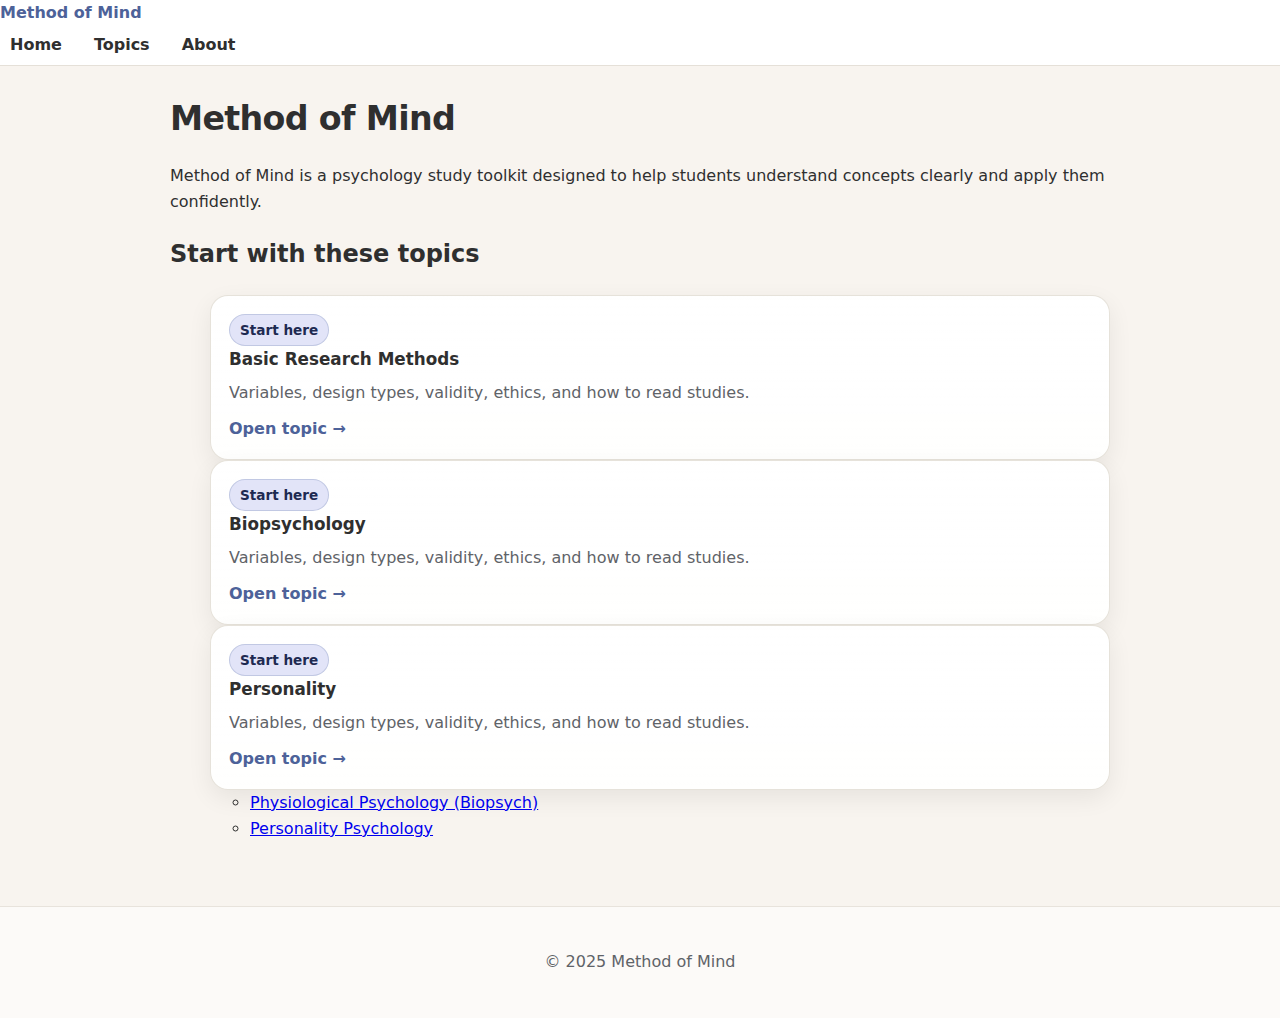
<file: index.html>
<!DOCTYPE html>
<html lang="en">

<head>
  <meta charset="UTF-8">
  <meta name="viewport" content="width=device-width, initial-scale=1">
  <title>Method of Mind</title>
  <link rel="stylesheet" href="styles.css">
</head>

<body>

<header class="site-header">
  <div class="inner">
    <a class="brand" href="index.html">Method of Mind</a>
    <nav class="nav">
      <a href="index.html">Home</a>
      <a href="topics.html">Topics</a>
      <a href="about.html">About</a>
    </nav>
  </div>
</header>



<main>
  <h1>Method of Mind</h1>

  <p>
    Method of Mind is a psychology study toolkit designed to help students
    understand concepts clearly and apply them confidently.
  </p>

  <h2>Start with these topics</h2>
<ul>
  <div class="cards">
  <a class="card" href="topics/research-methods.html">
    <span class="badge">Start here</span>
    <h3>Basic Research Methods</h3>
    <p>Variables, design types, validity, ethics, and how to read studies.</p>
    <span class="card-cta">Open topic →</span>
  </a>
</div>
  <div class="cards">
  <a class="card" href="topics/biopsych.html">
    <span class="badge">Start here</span>
    <h3>Biopsychology</h3>
    <p>Variables, design types, validity, ethics, and how to read studies.</p>
    <span class="card-cta">Open topic →</span>
  </a>
</div>
  <div class="cards">
  <a class="card" href="topics/personality.html">
    <span class="badge">Start here</span>
    <h3>Personality</h3>
    <p>Variables, design types, validity, ethics, and how to read studies.</p>
    <span class="card-cta">Open topic →</span>
  </a>
</div>

  <ul>

    <li><a href="biopsych.html">Physiological Psychology (Biopsych)</a></li>
    <li><a href="personality.html">Personality Psychology</a></li>
  </ul>
</main>

<footer>
  <p>© 2025 Method of Mind</p>
</footer>

</body>
</html>
</file>
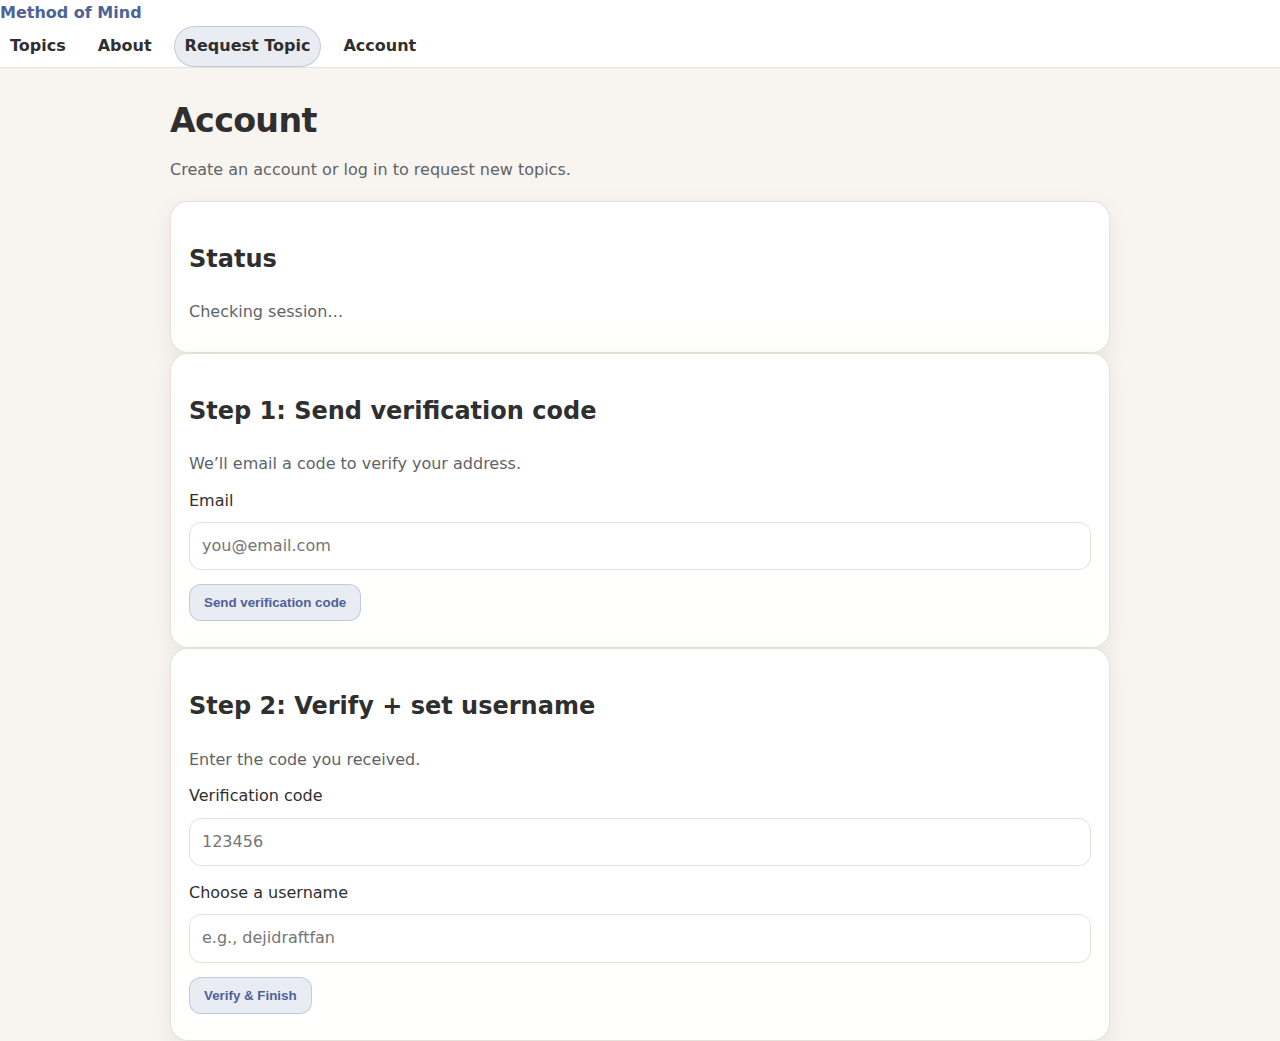
<file: account.html>
<!doctype html>
<html lang="en">
<head>
  <meta charset="utf-8" />
  <meta name="viewport" content="width=device-width,initial-scale=1" />
  <title>Account • Method of Mind</title>
  <link rel="stylesheet" href="styles.css" />
</head>
<body>
  <header class="site-header">
    <a class="brand" href="index.html">Method of Mind</a>
    <nav class="nav">
      <a href="topics.html">Topics</a>
      <a href="about.html">About</a>
      <a href="request-topic.html" class="nav-btn">Request Topic</a>
      <a href="account.html">Account</a>
    </nav>
  </header>

  <main>
    <h1>Account</h1>
    <p class="lead">Create an account or log in to request new topics.</p>

    <section class="card">
      <h2>Status</h2>
      <p id="statusText">Checking session…</p>
      <button id="logoutBtn" class="btn" style="display:none;">Log out</button>
    </section>

    <section class="grid">
      <div class="card">
        <h2>Step 1: Send verification code</h2>
        <p class="muted">We’ll email a code to verify your address.</p>

        <label>Email</label>
        <input id="email" class="input" type="email" placeholder="you@email.com" />

        <button id="sendCodeBtn" class="btn">Send verification code</button>
        <p id="sendMsg" class="muted"></p>
      </div>

      <div class="card">
        <h2>Step 2: Verify + set username</h2>
        <p class="muted">Enter the code you received.</p>

        <label>Verification code</label>
        <input id="otp" class="input" type="text" placeholder="123456" />

        <label>Choose a username</label>
        <input id="username" class="input" type="text" placeholder="e.g., dejidraftfan" />

        <button id="verifyBtn" class="btn">Verify & Finish</button>
        <p id="verifyMsg" class="muted"></p>
      </div>
    </section>
  </main>

  <script type="module">
    import { supabase, getUser } from "./supabase-client.js";

    const statusText = document.getElementById("statusText");
    const logoutBtn = document.getElementById("logoutBtn");

    const emailEl = document.getElementById("email");
    const otpEl = document.getElementById("otp");
    const usernameEl = document.getElementById("username");

    const sendCodeBtn = document.getElementById("sendCodeBtn");
    const verifyBtn = document.getElementById("verifyBtn");

    const sendMsg = document.getElementById("sendMsg");
    const verifyMsg = document.getElementById("verifyMsg");

    async function refreshStatus() {
      const user = await getUser();
      if (user) {
        statusText.textContent = `Logged in as: ${user.email}`;
        logoutBtn.style.display = "inline-block";
      } else {
        statusText.textContent = "Not logged in.";
        logoutBtn.style.display = "none";
      }
    }

    sendCodeBtn.addEventListener("click", async () => {
      sendMsg.textContent = "";
      verifyMsg.textContent = "";

      const email = emailEl.value.trim();
      if (!email) { sendMsg.textContent = "Enter an email."; return; }

      const { error } = await supabase.auth.signInWithOtp({ email });
      if (error) {
        sendMsg.textContent = `Error: ${error.message}`;
      } else {
        sendMsg.textContent = "Code sent. Check your inbox (and spam).";
      }
    });

    verifyBtn.addEventListener("click", async () => {
      verifyMsg.textContent = "";

      const email = emailEl.value.trim();
      const token = otpEl.value.trim();
      const username = usernameEl.value.trim();

      if (!email || !token) { verifyMsg.textContent = "Enter email + code."; return; }
      if (!username) { verifyMsg.textContent = "Choose a username."; return; }

      const { data, error } = await supabase.auth.verifyOtp({
        email,
        token,
        type: "email"
      });

      if (error) { verifyMsg.textContent = `Error: ${error.message}`; return; }

      // Save username in profiles table
      const userId = data.user?.id;
      if (!userId) { verifyMsg.textContent = "Verified, but no user id found."; return; }

      const { error: upsertErr } = await supabase
        .from("profiles")
        .upsert({ id: userId, username }, { onConflict: "id" });

      if (upsertErr) {
        verifyMsg.textContent = `Verified, but username save failed: ${upsertErr.message}`;
      } else {
        verifyMsg.textContent = "Success! You’re logged in and your username is saved.";
      }

      await refreshStatus();
    });

    logoutBtn.addEventListener("click", async () => {
      await supabase.auth.signOut();
      await refreshStatus();
    });

    refreshStatus();
  </script>
</body>
</html>
</file>
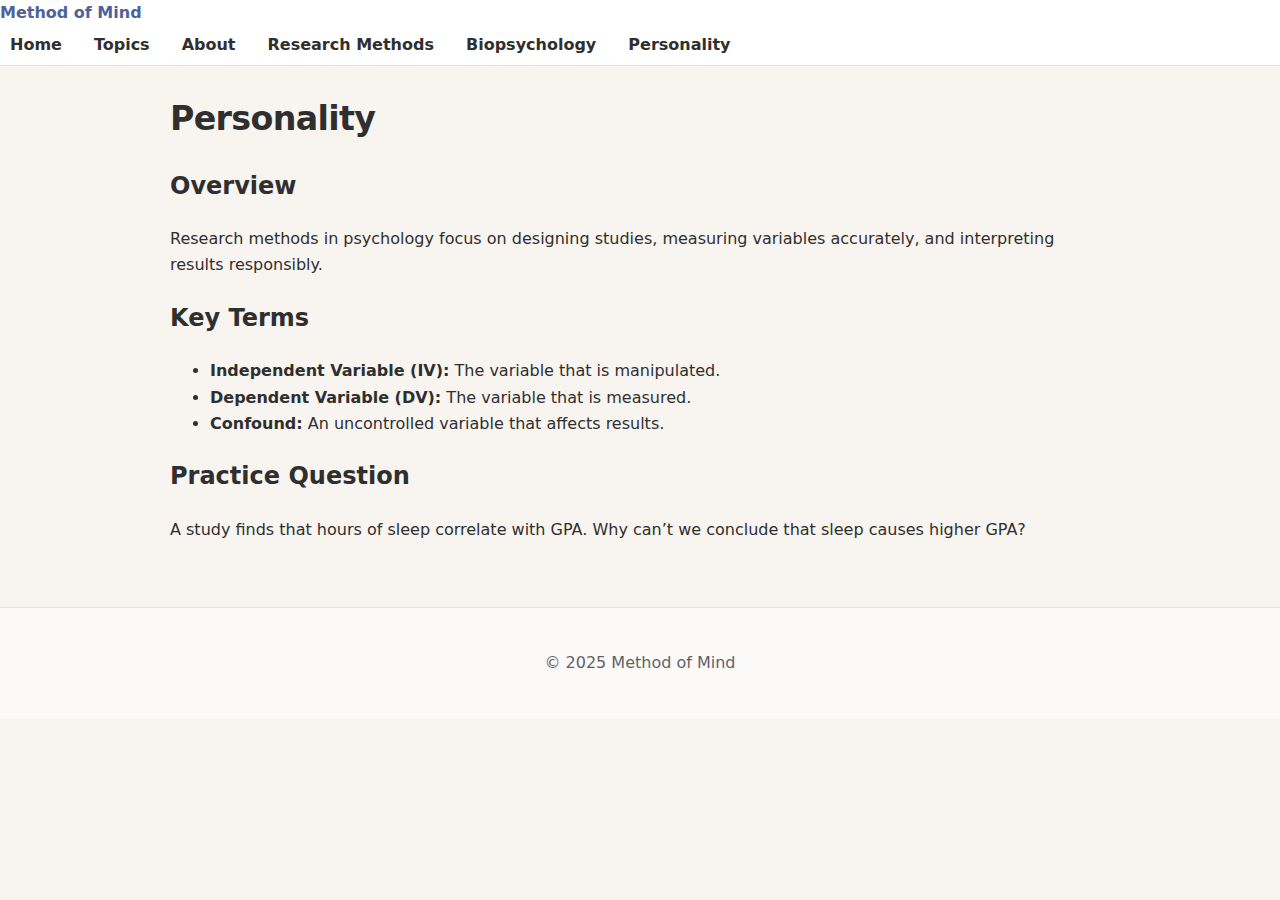
<file: personality.html>
<!DOCTYPE html>
<html lang="en">

<head>
  <meta charset="UTF-8">
  <meta name="viewport" content="width=device-width, initial-scale=1">
  <title>Personality | Method of Mind</title>
  <link rel="stylesheet" href="styles.css">
</head>

<body>

 <header class="site-header">
  <a class="brand" href="index.html">Method of Mind</a>
  <nav class="nav">
    <a href="index.html">Home</a>
    <a href="topics.html">Topics</a>
    <a href="about.html">About</a>
    <a href="research-methods.html">Research Methods</a>
    <a href="biopsych.html">Biopsychology</a>
    <a href="personality.html">Personality</a>
  </nav>
</header>

  

<main>
  <h1>Personality</h1>

  <section>
    <h2>Overview</h2>
    <p>
      Research methods in psychology focus on designing studies,
      measuring variables accurately, and interpreting results responsibly.
    </p>
  </section>

  <section>
    <h2>Key Terms</h2>
    <ul>
      <li><strong>Independent Variable (IV):</strong> The variable that is manipulated.</li>
      <li><strong>Dependent Variable (DV):</strong> The variable that is measured.</li>
      <li><strong>Confound:</strong> An uncontrolled variable that affects results.</li>
    </ul>
  </section>

  <section>
    <h2>Practice Question</h2>
    <p>
      A study finds that hours of sleep correlate with GPA.
      Why can’t we conclude that sleep causes higher GPA?
    </p>
  </section>
</main>

<footer>
  <p>© 2025 Method of Mind</p>
</footer>

</body>
</html>
</file>
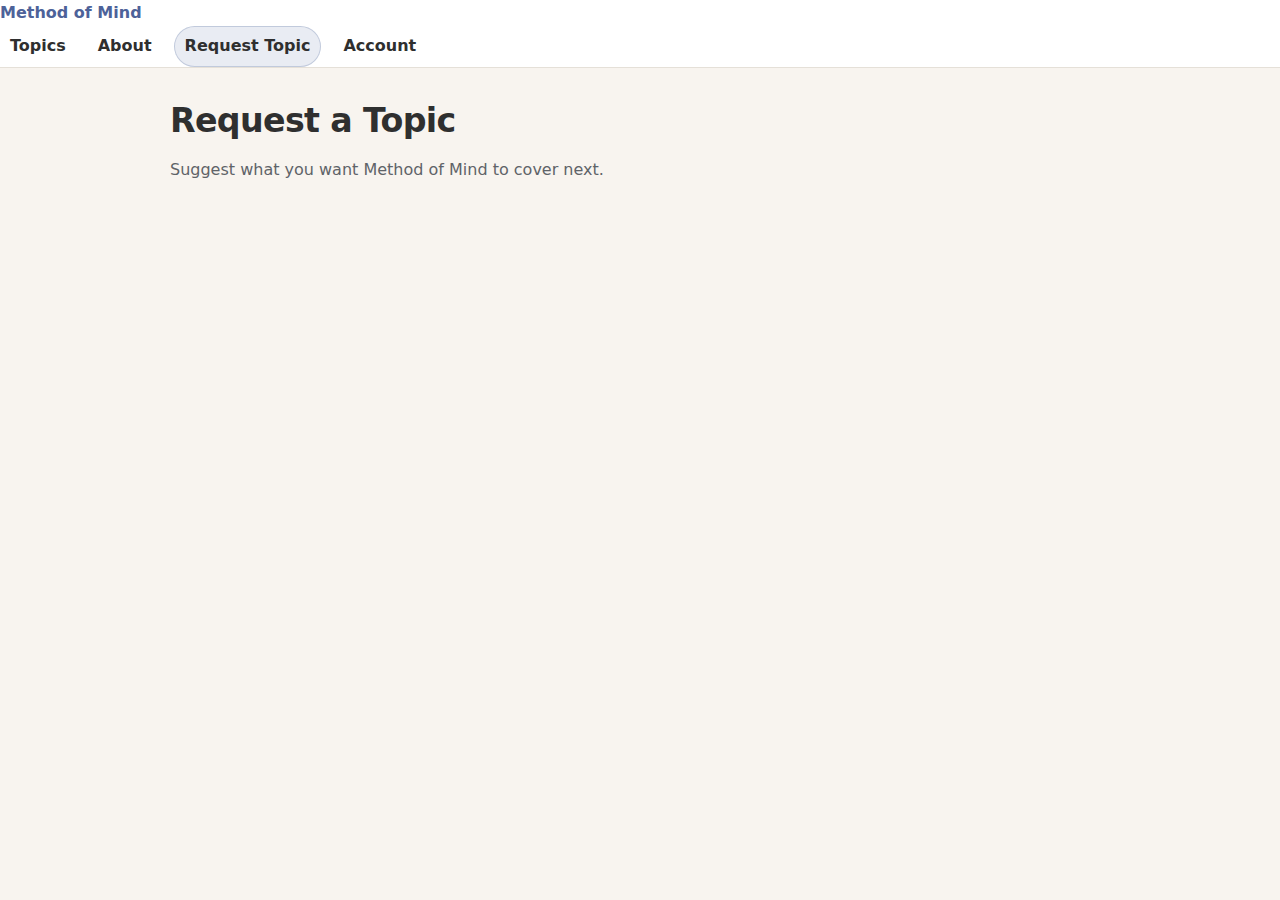
<file: request-topic.html>
<!doctype html>
<html lang="en">
<head>
  <meta charset="utf-8" />
  <meta name="viewport" content="width=device-width,initial-scale=1" />
  <title>Request a Topic • Method of Mind</title>
  <link rel="stylesheet" href="styles.css" />
</head>
<body>
  <header class="site-header">
    <a class="brand" href="index.html">Method of Mind</a>
    <nav class="nav">
      <a href="topics.html">Topics</a>
      <a href="about.html">About</a>
      <a href="request-topic.html" class="nav-btn">Request Topic</a>
      <a href="account.html">Account</a>
    </nav>
  </header>

  <main>
    <h1>Request a Topic</h1>
    <p class="lead">Suggest what you want Method of Mind to cover next.</p>

    <section class="card" id="mustLoginCard" style="display:none;">
      <h2>Log in required</h2>
      <p class="muted">You need an account to send a request.</p>
      <a class="btn" href="account.html">Go to Account</a>
    </section>

    <section class="card" id="formCard" style="display:none;">
      <h2>Your request</h2>

      <form id="requestForm">
        <label>Your username</label>
        <input id="username" class="input" type="text" placeholder="Your username" required />

        <label>Your message</label>
        <textarea id="message" class="input" rows="6" placeholder="What topic do you want added? What should it include?" required></textarea>

        <label class="checkbox-row">
          <input id="terms" type="checkbox" required />
          <span>I agree to Method of Mind’s <a href="terms.html">Terms & Conditions</a>.</span>
        </label>

        <button class="btn" type="submit">Send request</button>
        <p id="resultMsg" class="muted"></p>
      </form>
    </section>
  </main>

  <script type="module">
    import { supabase, getUser } from "./supabase-client.js";

    const mustLoginCard = document.getElementById("mustLoginCard");
    const formCard = document.getElementById("formCard");
    const form = document.getElementById("requestForm");

    const usernameEl = document.getElementById("username");
    const messageEl = document.getElementById("message");
    const termsEl = document.getElementById("terms");
    const resultMsg = document.getElementById("resultMsg");

    async function load() {
      const user = await getUser();
      if (!user) {
        mustLoginCard.style.display = "block";
        formCard.style.display = "none";
        return;
      }

      mustLoginCard.style.display = "none";
      formCard.style.display = "block";

      // Prefill username from profiles if available
      const { data: profile } = await supabase
        .from("profiles")
        .select("username")
        .eq("id", user.id)
        .maybeSingle();

      if (profile?.username) usernameEl.value = profile.username;
    }

    form.addEventListener("submit", async (e) => {
      e.preventDefault();
      resultMsg.textContent = "";

      const user = await getUser();
      if (!user) {
        resultMsg.textContent = "You must be logged in.";
        return;
      }

      const username = usernameEl.value.trim();
      const message = messageEl.value.trim();
      const agreed_terms = termsEl.checked;

      if (!username || !message || !agreed_terms) {
        resultMsg.textContent = "Please fill everything out and accept Terms & Conditions.";
        return;
      }

      const { error } = await supabase
        .from("topic_requests")
        .insert([{ user_id: user.id, username, message, agreed_terms }]);

      if (error) {
        resultMsg.textContent = `Error: ${error.message}`;
      } else {
        resultMsg.textContent = "Sent! Thank you — your request was submitted.";
        messageEl.value = "";
        termsEl.checked = false;
      }
    });

    load();
  </script>
</body>
</html>
</file>
<file: styles.css>
/* =========================
   Method of Mind — styles.css
   Cream + Navy academic card layout
   ========================= */

:root{
  /* Brand palette */
  --bg: #f8f4ef;           /* cream */
  --surface: #ffffff;      /* card */
  --text: #2f2f2f;
  --muted: #5f6368;
  --border: #e5e0d8;

  --accent: #4d6299;       /* navy */
  --accent-soft: #cbcdf2;  /* lavender */
  --accent-warm: #e2725b;  /* coral (optional highlight) */

  /* Layout + effects */
  --content-width: 980px;
  --radius: 18px;
  --shadow: 0 12px 30px rgba(0,0,0,0.10);
  --shadow-soft: 0 8px 24px rgba(0,0,0,0.07);
}

/* Base reset */
*{ box-sizing: border-box; }
html, body{ height: 100%; }

body{
  margin: 0;
  font-family: system-ui, -apple-system, Segoe UI, Roboto, Arial, sans-serif;
  color: var(--text);
  line-height: 1.65;
  background: #f8f4ef;
}


/* =========================
   Buttons
   ========================= */

.nav-btn{
  background: rgba(77, 98, 153, 0.12);
  border: 1px solid rgba(77, 98, 153, 0.25);
}
.nav-btn:hover{
  background: rgba(77, 98, 153, 0.18);
}

.btn{
  display: inline-block;
  padding: 10px 14px;
  border-radius: 12px;
  border: 1px solid rgba(77, 98, 153, 0.25);
  background: rgba(77, 98, 153, 0.12);
  color: var(--accent);
  text-decoration: none;
  font-weight: 700;
  cursor: pointer;
}
.btn:hover{ background: rgba(77, 98, 153, 0.18); }

.input{
  width: 100%;
  margin: 8px 0 14px;
  padding: 10px 12px;
  border-radius: 12px;
  border: 1px solid var(--border);
  background: var(--surface);
  color: var(--text);
  font: inherit;
}

textarea.input{ resize: vertical; }

.checkbox-row{
  display: flex;
  gap: 10px;
  align-items: flex-start;
  margin: 10px 0 16px;
}
.muted{ color: var(--muted); }



/* =========================
   Header / Nav
   ========================= */

.brand-text{
  font-weight: 800;
  letter-spacing: -0.01em;
  color: #212759;
}


.site-header{
  position: sticky;
  top: 0;
  z-index: 10;
  background: var(--surface);
  border-bottom: 1px solid var(--border);
}

.nav-inner{
  max-width: var(--content-width);
  margin: 0 auto;
  padding: 14px 20px;
  display: flex;
  align-items: center;
  justify-content: space-between;
  gap: 16px;
}

.brand{
  display: inline-flex;
  align-items: center;
  gap: 10px;
  text-decoration: none;
  color: var(--accent);
  font-weight: 800;
}

.brand-logo{
  width: 34px;
  height: 34px;
  object-fit: contain;
}

.nav{
  display: flex;
  align-items: center;
  gap: 12px;
}

.nav a{
  text-decoration: none;
  color: var(--text);
  font-weight: 650;
  padding: 6px 10px;
  border-radius: 999px;
}

.nav a:hover{
  background: rgba(77, 98, 153, 0.08);
  color: var(--accent);
}

/* Optional: make Request Topic look like a rounded “button” */
.nav a.pill{
  background: rgba(77, 98, 153, 0.10);
  border: 1px solid var(--border);
}
.nav a.pill:hover{
  background: rgba(77, 98, 153, 0.16);
}


.nav a[aria-current="page"]{
  background: rgba(77,98,153,0.12);
  color: var(--accent);
  border-color: rgba(77,98,153,0.25);
}

/* =========================
   Main content
   ========================= */
main{
  max-width: var(--content-width);
  margin: 26px auto 64px;
  padding: 0 20px;
}

h1{
  font-size: clamp(1.8rem, 2.6vw, 2.35rem);
  margin: 0 0 8px;
  letter-spacing: -0.02em;
}

.lead{
  margin: 0 0 18px;
  color: var(--muted);
  max-width: 72ch;
}

/* Section headings inside pages */
.section-title{
  margin: 26px 0 10px;
  font-size: 1.15rem;
  color: var(--accent);
}

/* =========================
   Card system (works for <a> or <section>)
   ========================= */
.card{
  background: linear-gradient(180deg, #ffffff, rgba(255,255,255,0.92));
  border: 1px solid rgba(229,224,216,0.95);
  border-radius: var(--radius);
  box-shadow: var(--shadow-soft);
  padding: 18px 18px 16px;
}

/* Make <a class="card"> behave like a clickable card */
a.card{
  display: block;
  color: inherit;
  text-decoration: none;
  transition: transform 120ms ease, box-shadow 120ms ease, border-color 120ms ease;
}

a.card:hover{
  transform: translateY(-2px);
  box-shadow: var(--shadow);
  border-color: rgba(77,98,153,0.30);
}

a.card:focus{
  outline: 3px solid rgba(203,205,242,0.8);
  outline-offset: 3px;
}

/* Card typography */
.card h3{
  margin: 0 0 6px;
  font-size: 1.05rem;
}

.card p{
  margin: 0 0 10px;
  color: var(--muted);
  max-width: 70ch;
}

.card-cta{
  display: inline-flex;
  align-items: center;
  gap: 8px;
  font-weight: 750;
  color: var(--accent);
}

/* Optional “badge” style for difficulty/labels */
.badge{
  display: inline-block;
  font-size: 0.85rem;
  font-weight: 700;
  padding: 4px 10px;
  border-radius: 999px;
  background: rgba(203,205,242,0.55);
  color: #1e2a52;
  border: 1px solid rgba(77,98,153,0.22);
}

/* =========================
   Cards grid for Topics page / Home sections
Two-column card layout for homepage */
.cards {
  display: grid;
  gap: 16px;
  grid-template-columns: repeat(auto-fit, minmax(280px, 1fr));
}

.cards   ← grid container (controls columns)
 ├─ .card
 ├─ .card
 ├─ .card
 └─ .card

/* Optional: stack on small screens */
@media (max-width: 700px) {
  .cards {
    grid-template-columns: 1fr;
  }
}


/* =========================
   Footer
   ========================= */
footer{
  margin-top: 64px;
  padding: 26px 20px;
  text-align: center;
  color: var(--muted);
  border-top: 1px solid rgba(229,224,216,0.9);
  background: rgba(255,255,255,0.55);
}

/* =========================
   Small utility helpers
   ========================= */
.hr{
  height: 1px;
  background: rgba(229,224,216,0.95);
  border: 0;
  margin: 22px 0;
}
</file>
